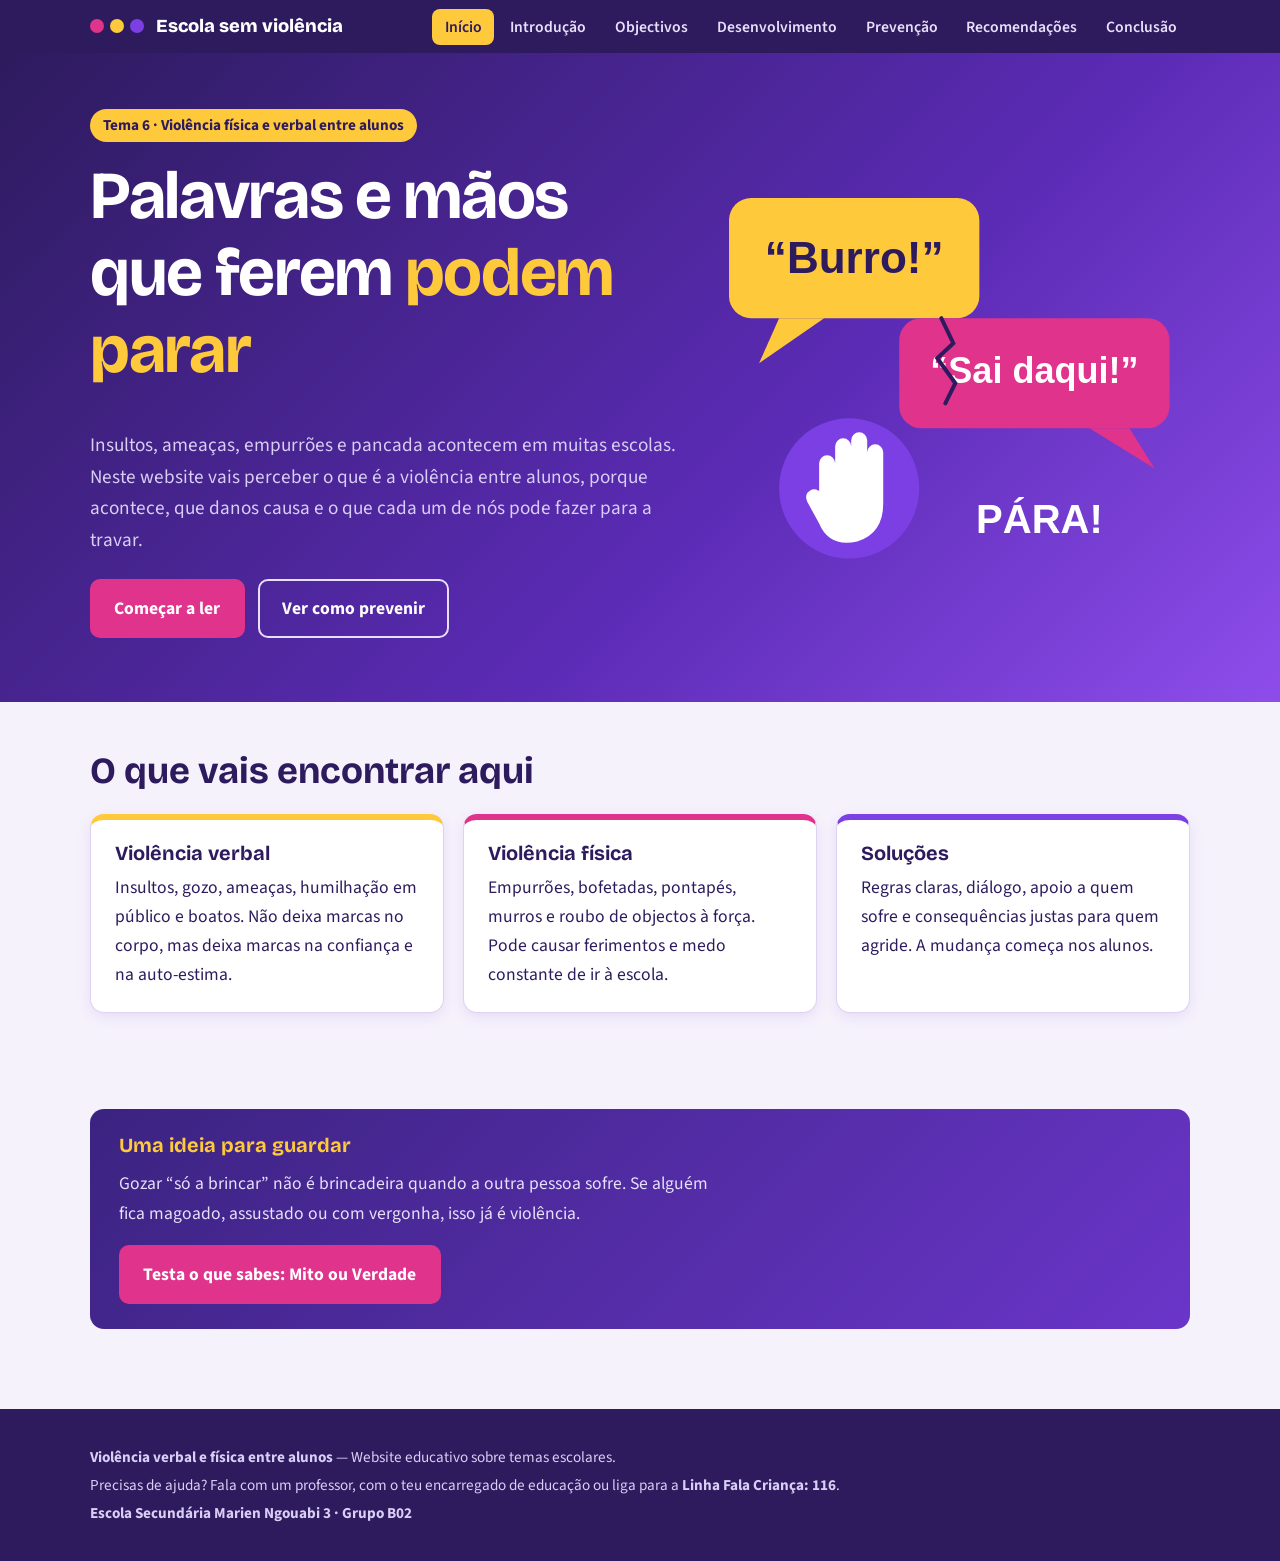
<file: index.html>
<!DOCTYPE html>
<html lang="pt">
<head>
<meta charset="utf-8">
<meta name="viewport" content="width=device-width, initial-scale=1">
<title>Início | Violência verbal e física entre alunos</title>
<meta name="description" content="Website educativo sobre violência verbal e física entre alunos: causas, consequências e como prevenir.">
<link rel="preconnect" href="https://fonts.googleapis.com"><link rel="preconnect" href="https://fonts.gstatic.com" crossorigin>
<link href="https://fonts.googleapis.com/css2?family=Bricolage+Grotesque:wght@600;800&family=Source+Sans+3:wght@400;600;700&display=swap" rel="stylesheet">
<link rel="stylesheet" href="css/style.css">
</head>
<body>
<header class="site-header"><div class="wrap bar">
<a class="brand" href="index.html"><i></i>Escola sem violência</a>
<button class="menu-btn" aria-expanded="false" aria-controls="nav">Menu</button>
<nav id="nav" aria-label="Navegação principal"><ul><li><a href="index.html" aria-current="page">Início</a></li><li><a href="introducao.html">Introdução</a></li><li><a href="objectivos.html">Objectivos</a></li><li><a href="desenvolvimento.html">Desenvolvimento</a></li><li><a href="prevencao.html">Prevenção</a></li><li><a href="recomendacoes.html">Recomendações</a></li><li><a href="conclusao.html">Conclusão</a></li></ul></nav>
</div></header>
<div class="hero"><div class="wrap">
<div>
<span class="tema">Tema 6 · Violência física e verbal entre alunos</span>
<h1>Palavras e mãos que ferem <em>podem parar</em></h1>
<p>Insultos, ameaças, empurrões e pancada acontecem em muitas escolas. Neste website vais perceber o que é a violência entre alunos, porque acontece, que danos causa e o que cada um de nós pode fazer para a travar.</p>
<div class="btns"><a class="btn" href="introducao.html">Começar a ler</a><a class="btn ghost" href="prevencao.html">Ver como prevenir</a></div>
</div>
<div class="hero-art"><svg viewBox="0 0 480 400" role="img" aria-label="Ilustração: balões de fala agressivos e uma mão aberta a dizer pára">
<rect x="20" y="30" width="250" height="120" rx="22" fill="#FFC93C"/>
<path d="M70 150 L50 195 L115 150Z" fill="#FFC93C"/>
<text x="145" y="105" text-anchor="middle" font-family="Trebuchet MS,Arial" font-weight="800" font-size="44" fill="#2D1B5E">“Burro!”</text>
<rect x="190" y="150" width="270" height="110" rx="22" fill="#E0338C"/>
<path d="M420 260 L445 300 L380 260Z" fill="#E0338C"/>
<text x="325" y="215" text-anchor="middle" font-family="Trebuchet MS,Arial" font-weight="800" font-size="36" fill="#fff">“Sai daqui!”</text>
<path d="M232 150 L244 175 L228 190 L246 215 L236 235" stroke="#2D1B5E" stroke-width="4" fill="none" stroke-linecap="round"/>
<g transform="translate(60 250)">
<circle cx="80" cy="70" r="70" fill="#7B3FE4"/>
<path d="M50 105 V45 a8 8 0 0 1 16 0 V70 V28 a8 8 0 0 1 16 0 V70 V22 a8 8 0 0 1 16 0 V70 V34 a8 8 0 0 1 16 0 V85 q0 30 -26 38 q-28 6 -38 -18 l-12 -22 a8 8 0 0 1 14 -8Z" fill="#fff"/>
</g>
<text x="330" y="365" text-anchor="middle" font-family="Trebuchet MS,Arial" font-weight="800" font-size="40" fill="#fff">PÁRA!</text>
</svg></div>
</div></div>
<main>
<section><div class="wrap">
<h2>O que vais encontrar aqui</h2>
<div class="three">
<div class="card verbal"><h3>Violência verbal</h3><p>Insultos, gozo, ameaças, humilhação em público e boatos. Não deixa marcas no corpo, mas deixa marcas na confiança e na auto-estima.</p></div>
<div class="card fisica"><h3>Violência física</h3><p>Empurrões, bofetadas, pontapés, murros e roubo de objectos à força. Pode causar ferimentos e medo constante de ir à escola.</p></div>
<div class="card calm"><h3>Soluções</h3><p>Regras claras, diálogo, apoio a quem sofre e consequências justas para quem agride. A mudança começa nos alunos.</p></div>
</div></div></section>
<section><div class="wrap"><div class="callout">
<h3>Uma ideia para guardar</h3>
<p>Gozar “só a brincar” não é brincadeira quando a outra pessoa sofre. Se alguém fica magoado, assustado ou com vergonha, isso já é violência.</p>
<a class="btn" href="desenvolvimento.html#quiz">Testa o que sabes: Mito ou Verdade</a>
</div></div></section></main>
<footer><div class="wrap">
<p><strong>Violência verbal e física entre alunos</strong> — Website educativo sobre temas escolares.</p>
<p>Precisas de ajuda? Fala com um professor, com o teu encarregado de educação ou liga para a <strong>Linha Fala Criança: 116</strong>.</p>
<p><strong>Escola Secundária Marien Ngouabi 3 · Grupo B02</strong></p>
</div></footer>
<script src="js/main.js"></script>
</body></html>
</file>
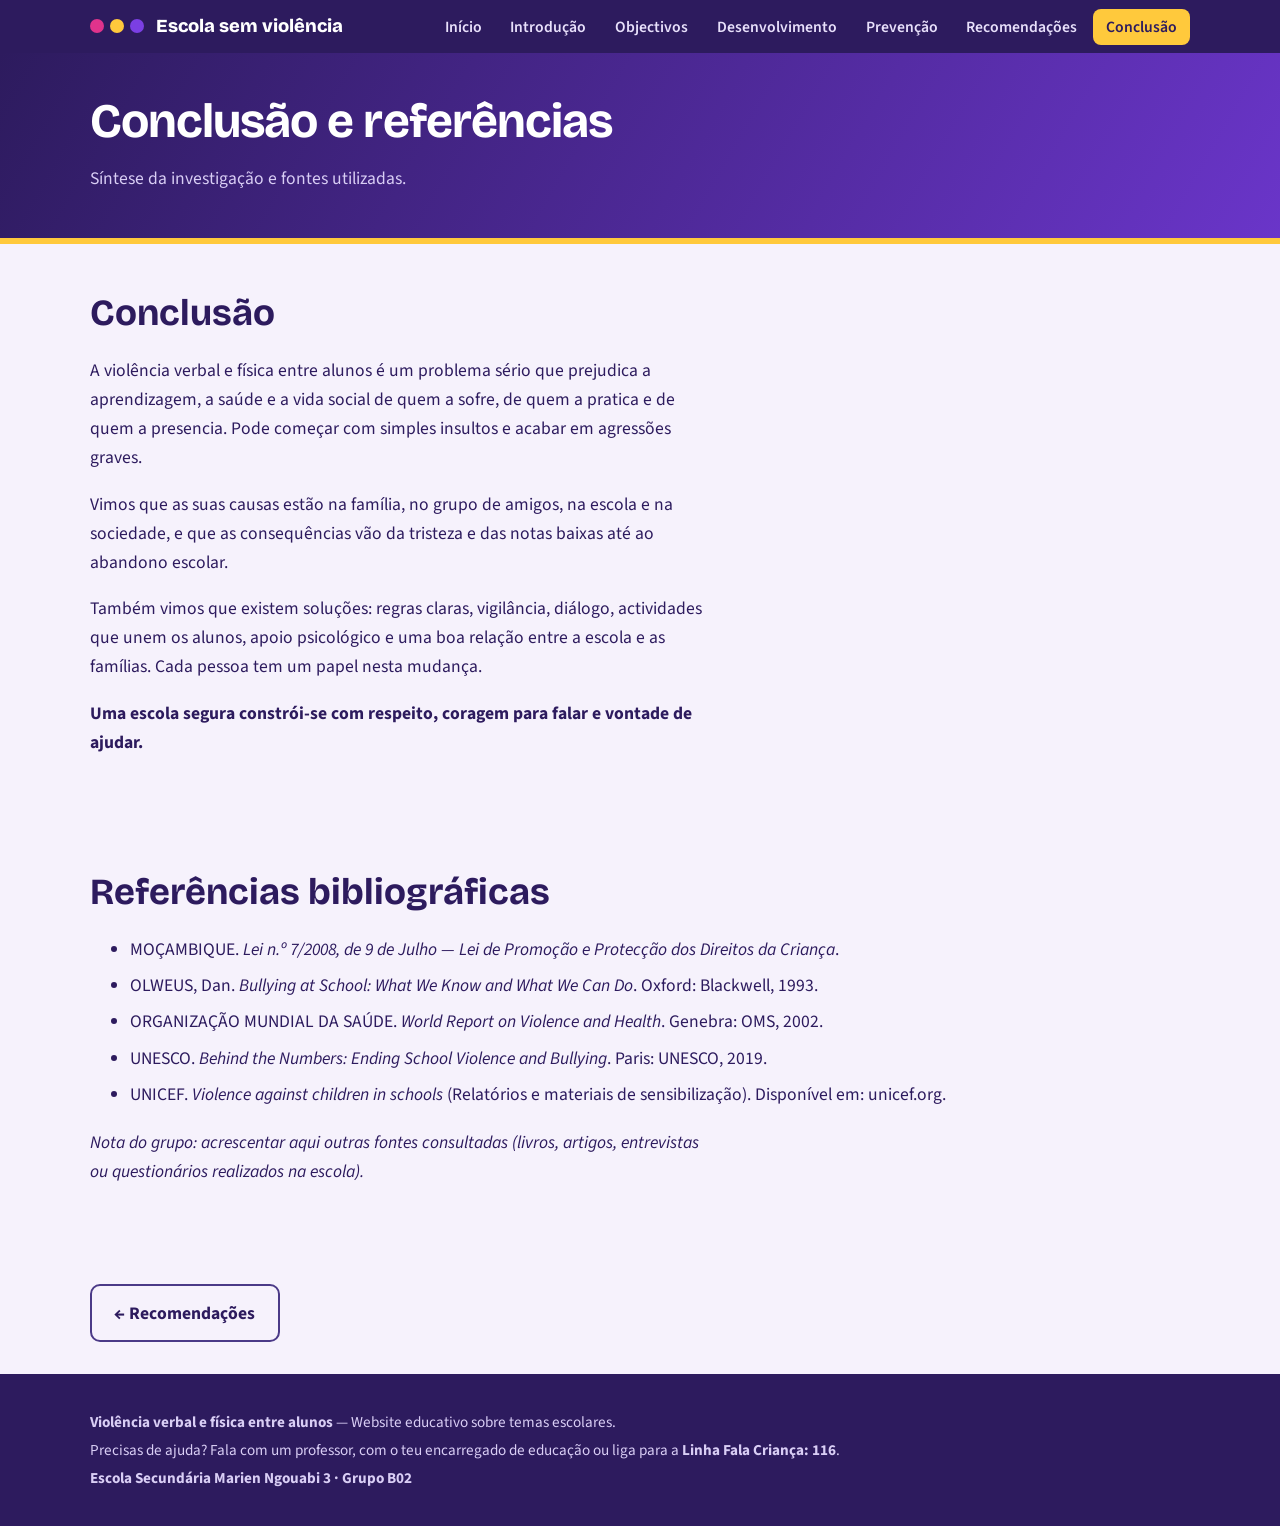
<file: conclusao.html>
<!DOCTYPE html>
<html lang="pt">
<head>
<meta charset="utf-8">
<meta name="viewport" content="width=device-width, initial-scale=1">
<title>Conclusão | Violência verbal e física entre alunos</title>
<meta name="description" content="Website educativo sobre violência verbal e física entre alunos: causas, consequências e como prevenir.">
<link rel="preconnect" href="https://fonts.googleapis.com"><link rel="preconnect" href="https://fonts.gstatic.com" crossorigin>
<link href="https://fonts.googleapis.com/css2?family=Bricolage+Grotesque:wght@600;800&family=Source+Sans+3:wght@400;600;700&display=swap" rel="stylesheet">
<link rel="stylesheet" href="css/style.css">
</head>
<body>
<header class="site-header"><div class="wrap bar">
<a class="brand" href="index.html"><i></i>Escola sem violência</a>
<button class="menu-btn" aria-expanded="false" aria-controls="nav">Menu</button>
<nav id="nav" aria-label="Navegação principal"><ul><li><a href="index.html">Início</a></li><li><a href="introducao.html">Introdução</a></li><li><a href="objectivos.html">Objectivos</a></li><li><a href="desenvolvimento.html">Desenvolvimento</a></li><li><a href="prevencao.html">Prevenção</a></li><li><a href="recomendacoes.html">Recomendações</a></li><li><a href="conclusao.html" aria-current="page">Conclusão</a></li></ul></nav>
</div></header>
<div class="page-head"><div class="wrap"><h1>Conclusão e referências</h1><p>Síntese da investigação e fontes utilizadas.</p></div></div>
<main>
<section><div class="wrap">
<h2>Conclusão</h2>
<p>A violência verbal e física entre alunos é um problema sério que prejudica a aprendizagem, a saúde e a vida social de quem a sofre, de quem a pratica e de quem a presencia. Pode começar com simples insultos e acabar em agressões graves.</p>
<p>Vimos que as suas causas estão na família, no grupo de amigos, na escola e na sociedade, e que as consequências vão da tristeza e das notas baixas até ao abandono escolar.</p>
<p>Também vimos que existem soluções: regras claras, vigilância, diálogo, actividades que unem os alunos, apoio psicológico e uma boa relação entre a escola e as famílias. Cada pessoa tem um papel nesta mudança.</p>
<p><strong>Uma escola segura constrói-se com respeito, coragem para falar e vontade de ajudar.</strong></p>
</div></section>
<section><div class="wrap">
<h2>Referências bibliográficas</h2>
<ul class="lista">
<li>MOÇAMBIQUE. <em>Lei n.º 7/2008, de 9 de Julho — Lei de Promoção e Protecção dos Direitos da Criança</em>.</li>
<li>OLWEUS, Dan. <em>Bullying at School: What We Know and What We Can Do</em>. Oxford: Blackwell, 1993.</li>
<li>ORGANIZAÇÃO MUNDIAL DA SAÚDE. <em>World Report on Violence and Health</em>. Genebra: OMS, 2002.</li>
<li>UNESCO. <em>Behind the Numbers: Ending School Violence and Bullying</em>. Paris: UNESCO, 2019.</li>
<li>UNICEF. <em>Violence against children in schools</em> (Relatórios e materiais de sensibilização). Disponível em: unicef.org.</li>
</ul>
<p style="margin-top:1.2rem"><em>Nota do grupo: acrescentar aqui outras fontes consultadas (livros, artigos, entrevistas ou questionários realizados na escola).</em></p>
</div></section><div class="pager wrap"><a class="btn ghost-d" href="recomendacoes.html">← Recomendações</a><span></span></div></main>
<footer><div class="wrap">
<p><strong>Violência verbal e física entre alunos</strong> — Website educativo sobre temas escolares.</p>
<p>Precisas de ajuda? Fala com um professor, com o teu encarregado de educação ou liga para a <strong>Linha Fala Criança: 116</strong>.</p>
<p><strong>Escola Secundária Marien Ngouabi 3 · Grupo B02</strong></p>
</div></footer>
<script src="js/main.js"></script>
</body></html>
</file>
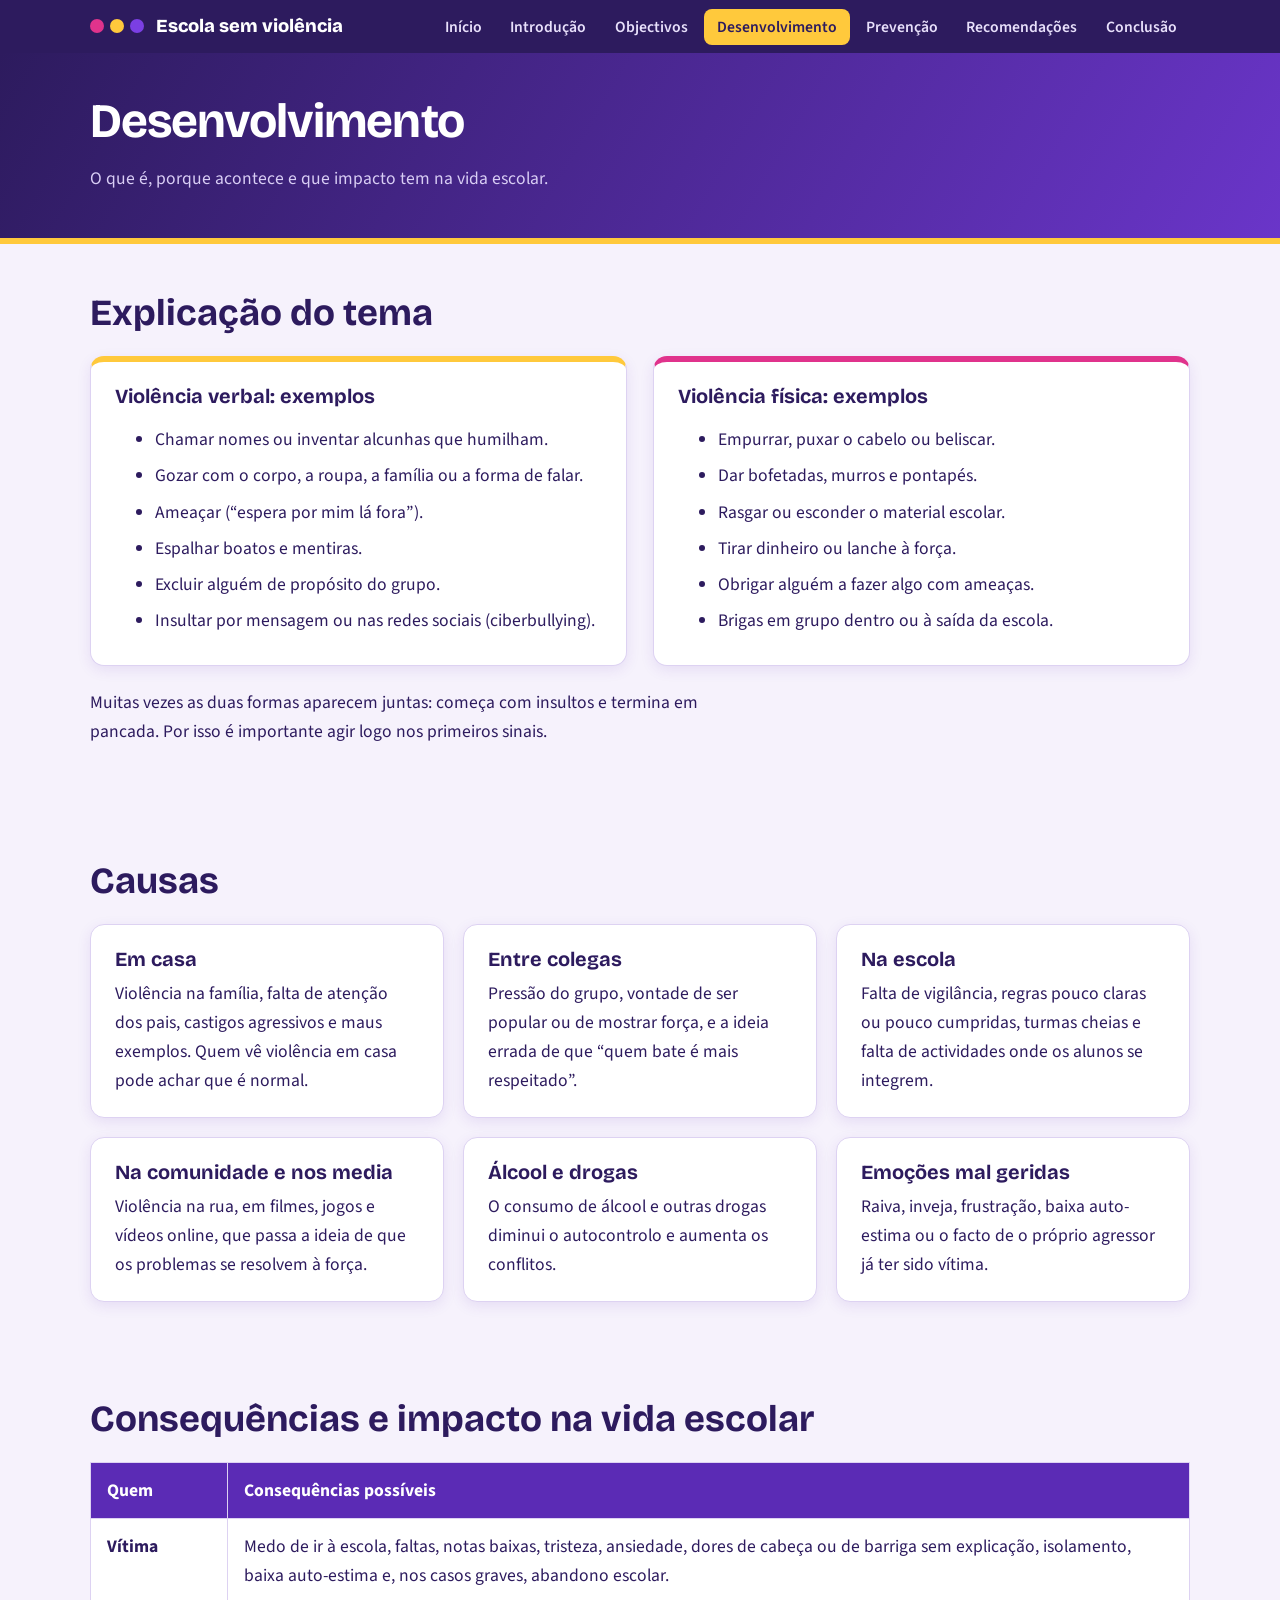
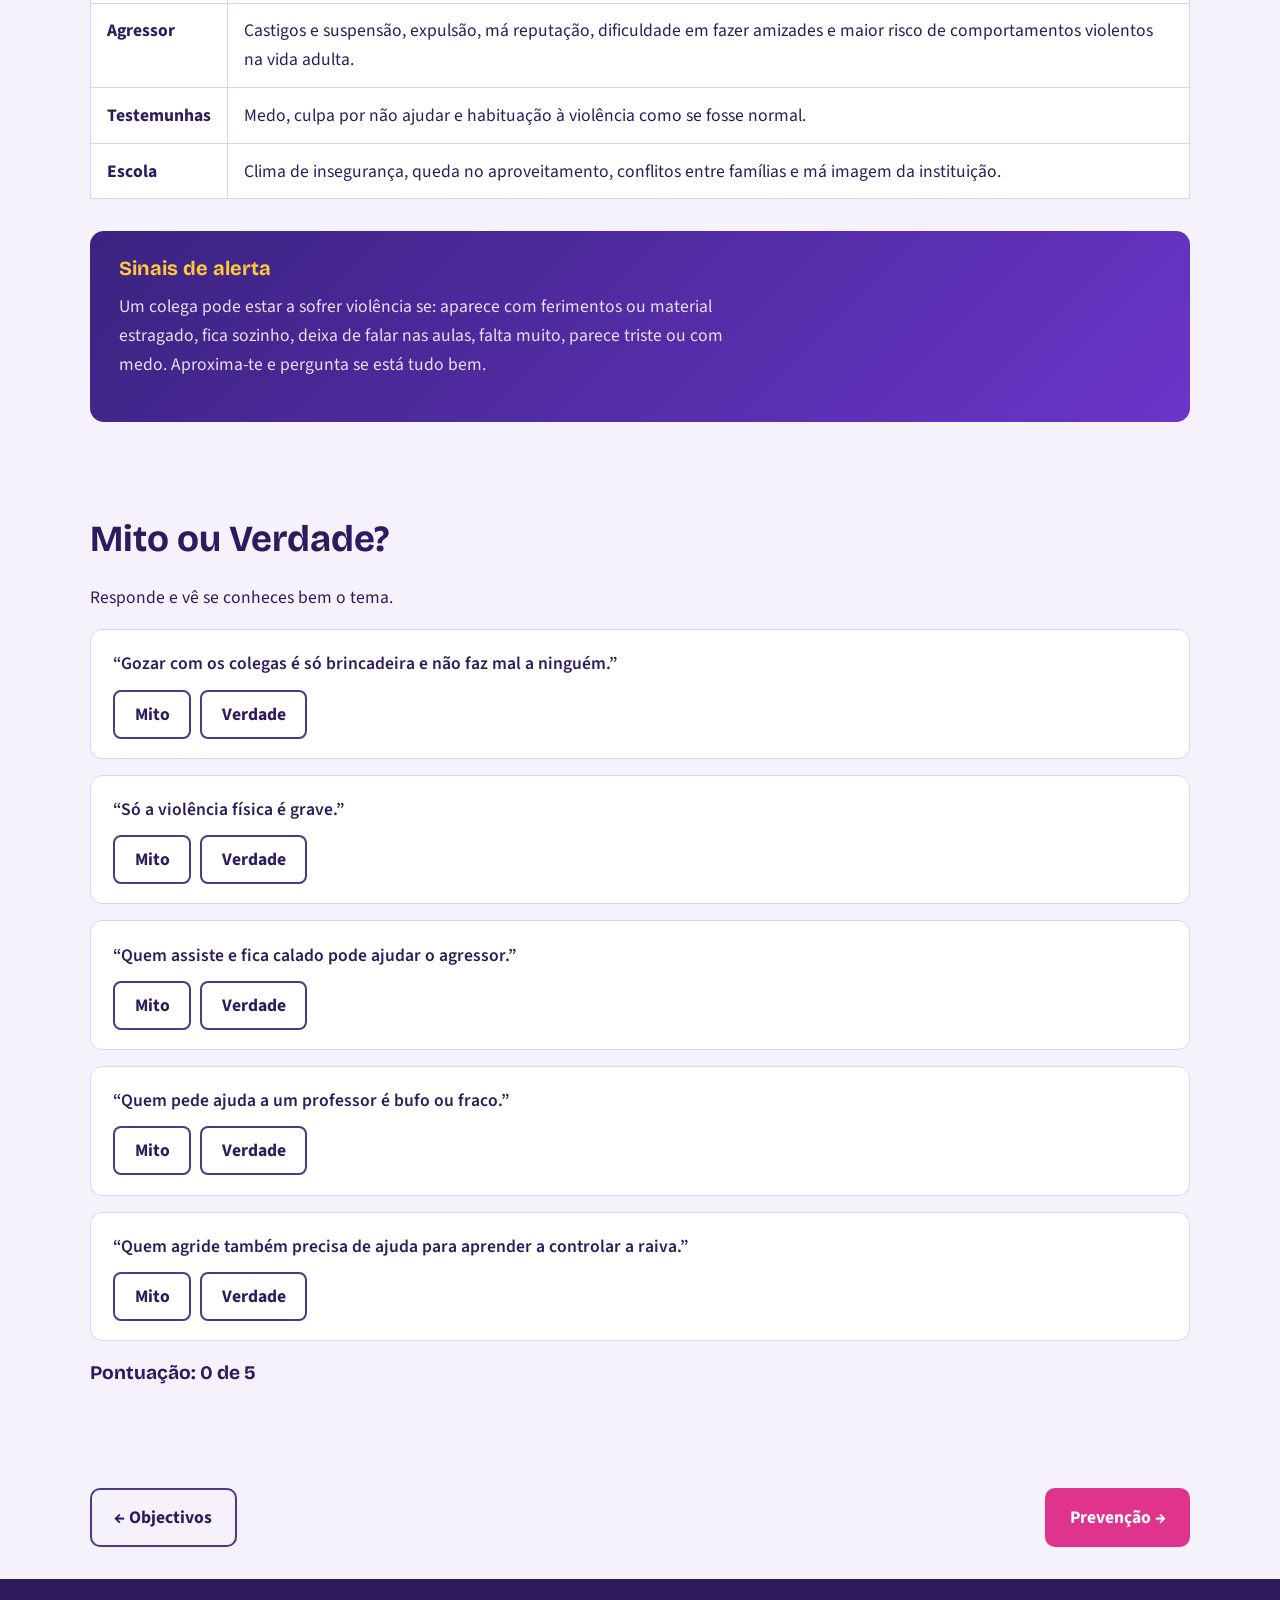
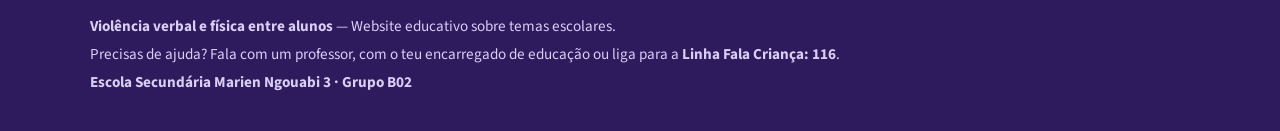
<file: desenvolvimento.html>
<!DOCTYPE html>
<html lang="pt">
<head>
<meta charset="utf-8">
<meta name="viewport" content="width=device-width, initial-scale=1">
<title>Desenvolvimento | Violência verbal e física entre alunos</title>
<meta name="description" content="Website educativo sobre violência verbal e física entre alunos: causas, consequências e como prevenir.">
<link rel="preconnect" href="https://fonts.googleapis.com"><link rel="preconnect" href="https://fonts.gstatic.com" crossorigin>
<link href="https://fonts.googleapis.com/css2?family=Bricolage+Grotesque:wght@600;800&family=Source+Sans+3:wght@400;600;700&display=swap" rel="stylesheet">
<link rel="stylesheet" href="css/style.css">
</head>
<body>
<header class="site-header"><div class="wrap bar">
<a class="brand" href="index.html"><i></i>Escola sem violência</a>
<button class="menu-btn" aria-expanded="false" aria-controls="nav">Menu</button>
<nav id="nav" aria-label="Navegação principal"><ul><li><a href="index.html">Início</a></li><li><a href="introducao.html">Introdução</a></li><li><a href="objectivos.html">Objectivos</a></li><li><a href="desenvolvimento.html" aria-current="page">Desenvolvimento</a></li><li><a href="prevencao.html">Prevenção</a></li><li><a href="recomendacoes.html">Recomendações</a></li><li><a href="conclusao.html">Conclusão</a></li></ul></nav>
</div></header>
<div class="page-head"><div class="wrap"><h1>Desenvolvimento</h1><p>O que é, porque acontece e que impacto tem na vida escolar.</p></div></div>
<main>
<section><div class="wrap">
<h2>Explicação do tema</h2>
<div class="two">
<div class="card verbal"><h3>Violência verbal: exemplos</h3>
<ul class="lista"><li>Chamar nomes ou inventar alcunhas que humilham.</li><li>Gozar com o corpo, a roupa, a família ou a forma de falar.</li><li>Ameaçar (“espera por mim lá fora”).</li><li>Espalhar boatos e mentiras.</li><li>Excluir alguém de propósito do grupo.</li><li>Insultar por mensagem ou nas redes sociais (ciberbullying).</li></ul></div>
<div class="card fisica"><h3>Violência física: exemplos</h3>
<ul class="lista"><li>Empurrar, puxar o cabelo ou beliscar.</li><li>Dar bofetadas, murros e pontapés.</li><li>Rasgar ou esconder o material escolar.</li><li>Tirar dinheiro ou lanche à força.</li><li>Obrigar alguém a fazer algo com ameaças.</li><li>Brigas em grupo dentro ou à saída da escola.</li></ul></div>
</div>
<p style="margin-top:1.4rem">Muitas vezes as duas formas aparecem juntas: começa com insultos e termina em pancada. Por isso é importante agir logo nos primeiros sinais.</p>
</div></section>

<section><div class="wrap">
<h2>Causas</h2>
<div class="three">
<div class="card"><h3>Em casa</h3><p>Violência na família, falta de atenção dos pais, castigos agressivos e maus exemplos. Quem vê violência em casa pode achar que é normal.</p></div>
<div class="card"><h3>Entre colegas</h3><p>Pressão do grupo, vontade de ser popular ou de mostrar força, e a ideia errada de que “quem bate é mais respeitado”.</p></div>
<div class="card"><h3>Na escola</h3><p>Falta de vigilância, regras pouco claras ou pouco cumpridas, turmas cheias e falta de actividades onde os alunos se integrem.</p></div>
<div class="card"><h3>Na comunidade e nos media</h3><p>Violência na rua, em filmes, jogos e vídeos online, que passa a ideia de que os problemas se resolvem à força.</p></div>
<div class="card"><h3>Álcool e drogas</h3><p>O consumo de álcool e outras drogas diminui o autocontrolo e aumenta os conflitos.</p></div>
<div class="card"><h3>Emoções mal geridas</h3><p>Raiva, inveja, frustração, baixa auto-estima ou o facto de o próprio agressor já ter sido vítima.</p></div>
</div></div></section>

<section><div class="wrap">
<h2>Consequências e impacto na vida escolar</h2>
<div class="tbl"><table>
<thead><tr><th>Quem</th><th>Consequências possíveis</th></tr></thead>
<tbody>
<tr><td><strong>Vítima</strong></td><td>Medo de ir à escola, faltas, notas baixas, tristeza, ansiedade, dores de cabeça ou de barriga sem explicação, isolamento, baixa auto-estima e, nos casos graves, abandono escolar.</td></tr>
<tr><td><strong>Agressor</strong></td><td>Castigos e suspensão, expulsão, má reputação, dificuldade em fazer amizades e maior risco de comportamentos violentos na vida adulta.</td></tr>
<tr><td><strong>Testemunhas</strong></td><td>Medo, culpa por não ajudar e habituação à violência como se fosse normal.</td></tr>
<tr><td><strong>Escola</strong></td><td>Clima de insegurança, queda no aproveitamento, conflitos entre famílias e má imagem da instituição.</td></tr>
</tbody></table></div>

<div class="callout" style="margin-top:2rem">
<h3>Sinais de alerta</h3>
<p>Um colega pode estar a sofrer violência se: aparece com ferimentos ou material estragado, fica sozinho, deixa de falar nas aulas, falta muito, parece triste ou com medo. Aproxima-te e pergunta se está tudo bem.</p>
</div>
</div></section>

<section id="quiz"><div class="wrap">
<h2>Mito ou Verdade?</h2>
<p>Responde e vê se conheces bem o tema.</p>
<div id="quiz">
<div class="quiz-q" data-resp="mito"><p>“Gozar com os colegas é só brincadeira e não faz mal a ninguém.”</p><div class="opts"><button data-v="mito">Mito</button><button data-v="verdade">Verdade</button></div><p class="fb">Quando a outra pessoa sofre, deixa de ser brincadeira e passa a ser violência verbal.</p></div>
<div class="quiz-q" data-resp="mito"><p>“Só a violência física é grave.”</p><div class="opts"><button data-v="mito">Mito</button><button data-v="verdade">Verdade</button></div><p class="fb">A violência verbal também causa grande sofrimento e pode ter efeitos que duram anos.</p></div>
<div class="quiz-q" data-resp="verdade"><p>“Quem assiste e fica calado pode ajudar o agressor.”</p><div class="opts"><button data-v="mito">Mito</button><button data-v="verdade">Verdade</button></div><p class="fb">O silêncio das testemunhas faz o agressor sentir-se apoiado. Pedir ajuda a um adulto é um acto de coragem.</p></div>
<div class="quiz-q" data-resp="mito"><p>“Quem pede ajuda a um professor é bufo ou fraco.”</p><div class="opts"><button data-v="mito">Mito</button><button data-v="verdade">Verdade</button></div><p class="fb">Pedir ajuda é a forma mais inteligente e corajosa de resolver o problema.</p></div>
<div class="quiz-q" data-resp="verdade"><p>“Quem agride também precisa de ajuda para aprender a controlar a raiva.”</p><div class="opts"><button data-v="mito">Mito</button><button data-v="verdade">Verdade</button></div><p class="fb">Castigar é necessário, mas é também preciso orientar o agressor para mudar de comportamento.</p></div>
<p id="score">Pontuação: 0 de 5</p>
</div></div></section><div class="pager wrap"><a class="btn ghost-d" href="objectivos.html">← Objectivos</a><a class="btn" href="prevencao.html">Prevenção →</a></div></main>
<footer><div class="wrap">
<p><strong>Violência verbal e física entre alunos</strong> — Website educativo sobre temas escolares.</p>
<p>Precisas de ajuda? Fala com um professor, com o teu encarregado de educação ou liga para a <strong>Linha Fala Criança: 116</strong>.</p>
<p><strong>Escola Secundária Marien Ngouabi 3 · Grupo B02</strong></p>
</div></footer>
<script src="js/main.js"></script>
</body></html>
</file>
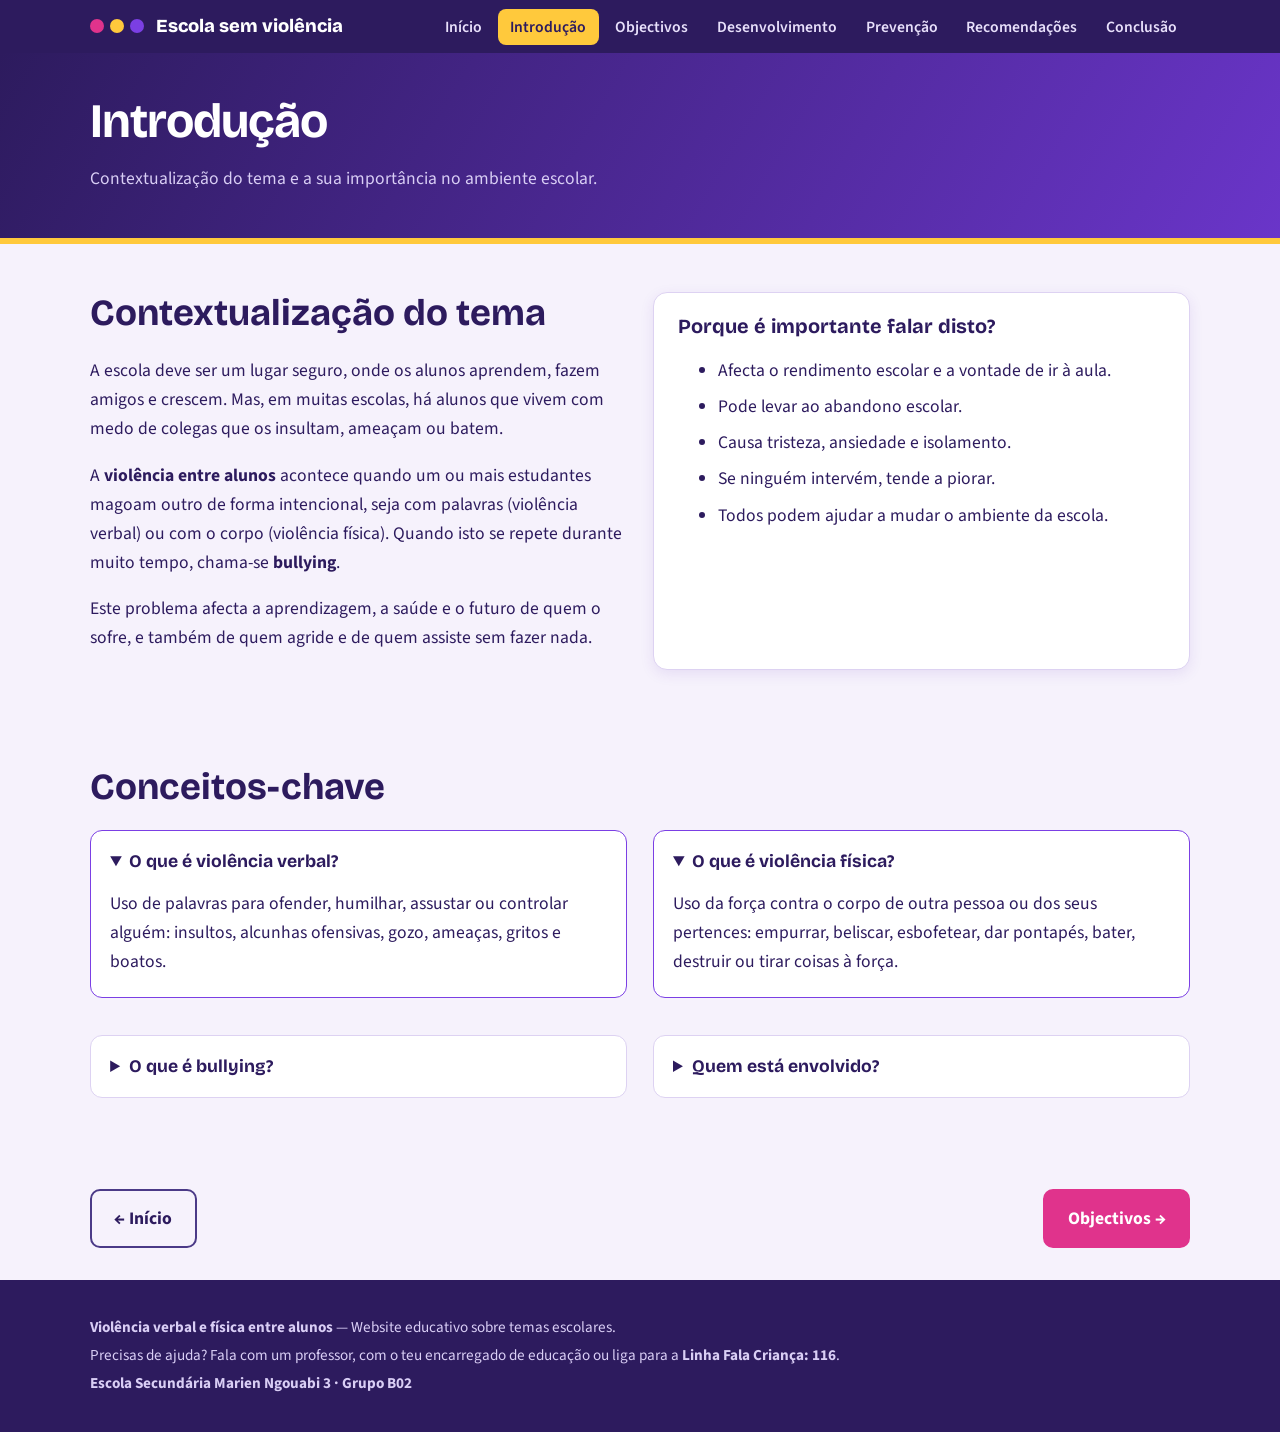
<file: introducao.html>
<!DOCTYPE html>
<html lang="pt">
<head>
<meta charset="utf-8">
<meta name="viewport" content="width=device-width, initial-scale=1">
<title>Introdução | Violência verbal e física entre alunos</title>
<meta name="description" content="Website educativo sobre violência verbal e física entre alunos: causas, consequências e como prevenir.">
<link rel="preconnect" href="https://fonts.googleapis.com"><link rel="preconnect" href="https://fonts.gstatic.com" crossorigin>
<link href="https://fonts.googleapis.com/css2?family=Bricolage+Grotesque:wght@600;800&family=Source+Sans+3:wght@400;600;700&display=swap" rel="stylesheet">
<link rel="stylesheet" href="css/style.css">
</head>
<body>
<header class="site-header"><div class="wrap bar">
<a class="brand" href="index.html"><i></i>Escola sem violência</a>
<button class="menu-btn" aria-expanded="false" aria-controls="nav">Menu</button>
<nav id="nav" aria-label="Navegação principal"><ul><li><a href="index.html">Início</a></li><li><a href="introducao.html" aria-current="page">Introdução</a></li><li><a href="objectivos.html">Objectivos</a></li><li><a href="desenvolvimento.html">Desenvolvimento</a></li><li><a href="prevencao.html">Prevenção</a></li><li><a href="recomendacoes.html">Recomendações</a></li><li><a href="conclusao.html">Conclusão</a></li></ul></nav>
</div></header>
<div class="page-head"><div class="wrap"><h1>Introdução</h1><p>Contextualização do tema e a sua importância no ambiente escolar.</p></div></div>
<main>
<section><div class="wrap two">
<div>
<h2>Contextualização do tema</h2>
<p>A escola deve ser um lugar seguro, onde os alunos aprendem, fazem amigos e crescem. Mas, em muitas escolas, há alunos que vivem com medo de colegas que os insultam, ameaçam ou batem.</p>
<p>A <strong>violência entre alunos</strong> acontece quando um ou mais estudantes magoam outro de forma intencional, seja com palavras (violência verbal) ou com o corpo (violência física). Quando isto se repete durante muito tempo, chama-se <strong>bullying</strong>.</p>
<p>Este problema afecta a aprendizagem, a saúde e o futuro de quem o sofre, e também de quem agride e de quem assiste sem fazer nada.</p>
</div>
<div class="card">
<h3>Porque é importante falar disto?</h3>
<ul class="lista">
<li>Afecta o rendimento escolar e a vontade de ir à aula.</li>
<li>Pode levar ao abandono escolar.</li>
<li>Causa tristeza, ansiedade e isolamento.</li>
<li>Se ninguém intervém, tende a piorar.</li>
<li>Todos podem ajudar a mudar o ambiente da escola.</li>
</ul>
</div>
</div></section>
<section><div class="wrap">
<h2>Conceitos-chave</h2>
<div class="two">
<details open><summary>O que é violência verbal?</summary><p>Uso de palavras para ofender, humilhar, assustar ou controlar alguém: insultos, alcunhas ofensivas, gozo, ameaças, gritos e boatos.</p></details>
<details open><summary>O que é violência física?</summary><p>Uso da força contra o corpo de outra pessoa ou dos seus pertences: empurrar, beliscar, esbofetear, dar pontapés, bater, destruir ou tirar coisas à força.</p></details>
<details><summary>O que é bullying?</summary><p>Violência repetida, com intenção de magoar, em que o agressor tem mais poder (força, idade, popularidade) do que a vítima, que tem dificuldade em se defender.</p></details>
<details><summary>Quem está envolvido?</summary><p>O agressor, a vítima e as testemunhas. As testemunhas têm um papel decisivo: o silêncio protege o agressor, e a ajuda protege a vítima.</p></details>
</div></div></section><div class="pager wrap"><a class="btn ghost-d" href="index.html">← Início</a><a class="btn" href="objectivos.html">Objectivos →</a></div></main>
<footer><div class="wrap">
<p><strong>Violência verbal e física entre alunos</strong> — Website educativo sobre temas escolares.</p>
<p>Precisas de ajuda? Fala com um professor, com o teu encarregado de educação ou liga para a <strong>Linha Fala Criança: 116</strong>.</p>
<p><strong>Escola Secundária Marien Ngouabi 3 · Grupo B02</strong></p>
</div></footer>
<script src="js/main.js"></script>
</body></html>
</file>
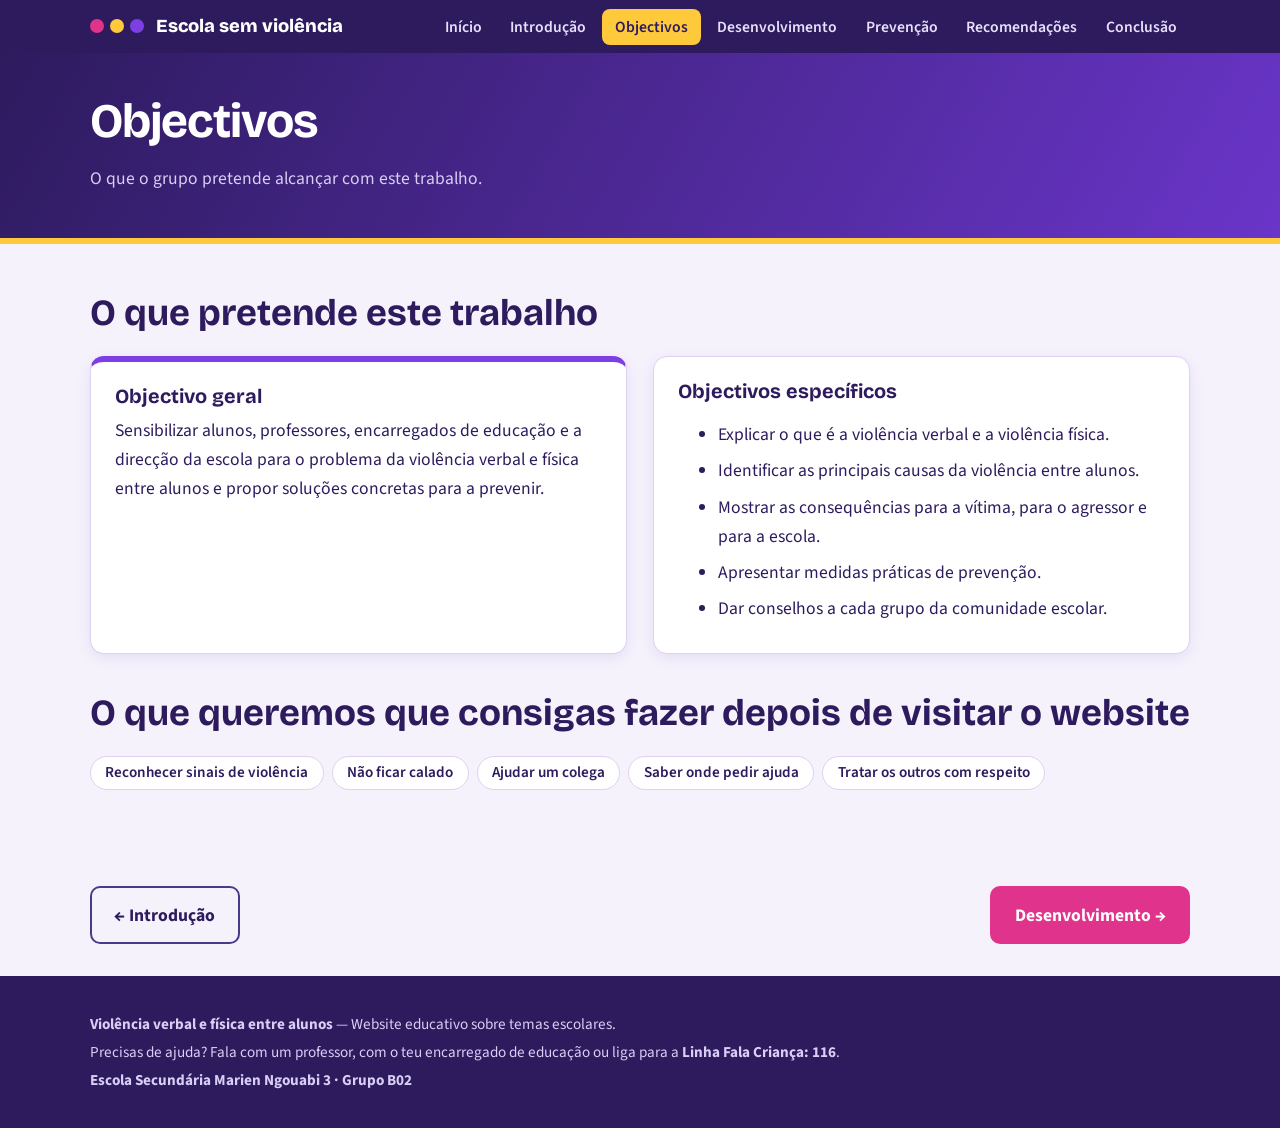
<file: objectivos.html>
<!DOCTYPE html>
<html lang="pt">
<head>
<meta charset="utf-8">
<meta name="viewport" content="width=device-width, initial-scale=1">
<title>Objectivos | Violência verbal e física entre alunos</title>
<meta name="description" content="Website educativo sobre violência verbal e física entre alunos: causas, consequências e como prevenir.">
<link rel="preconnect" href="https://fonts.googleapis.com"><link rel="preconnect" href="https://fonts.gstatic.com" crossorigin>
<link href="https://fonts.googleapis.com/css2?family=Bricolage+Grotesque:wght@600;800&family=Source+Sans+3:wght@400;600;700&display=swap" rel="stylesheet">
<link rel="stylesheet" href="css/style.css">
</head>
<body>
<header class="site-header"><div class="wrap bar">
<a class="brand" href="index.html"><i></i>Escola sem violência</a>
<button class="menu-btn" aria-expanded="false" aria-controls="nav">Menu</button>
<nav id="nav" aria-label="Navegação principal"><ul><li><a href="index.html">Início</a></li><li><a href="introducao.html">Introdução</a></li><li><a href="objectivos.html" aria-current="page">Objectivos</a></li><li><a href="desenvolvimento.html">Desenvolvimento</a></li><li><a href="prevencao.html">Prevenção</a></li><li><a href="recomendacoes.html">Recomendações</a></li><li><a href="conclusao.html">Conclusão</a></li></ul></nav>
</div></header>
<div class="page-head"><div class="wrap"><h1>Objectivos</h1><p>O que o grupo pretende alcançar com este trabalho.</p></div></div>
<main>
<section><div class="wrap">
<h2>O que pretende este trabalho</h2>
<div class="two">
<div class="card calm"><h3>Objectivo geral</h3><p>Sensibilizar alunos, professores, encarregados de educação e a direcção da escola para o problema da violência verbal e física entre alunos e propor soluções concretas para a prevenir.</p></div>
<div class="card"><h3>Objectivos específicos</h3>
<ul class="lista">
<li>Explicar o que é a violência verbal e a violência física.</li>
<li>Identificar as principais causas da violência entre alunos.</li>
<li>Mostrar as consequências para a vítima, para o agressor e para a escola.</li>
<li>Apresentar medidas práticas de prevenção.</li>
<li>Dar conselhos a cada grupo da comunidade escolar.</li>
</ul></div>
</div>
<h2 style="margin-top:2.4rem">O que queremos que consigas fazer depois de visitar o website</h2>
<ul class="chips"><li>Reconhecer sinais de violência</li><li>Não ficar calado</li><li>Ajudar um colega</li><li>Saber onde pedir ajuda</li><li>Tratar os outros com respeito</li></ul>
</div></section><div class="pager wrap"><a class="btn ghost-d" href="introducao.html">← Introdução</a><a class="btn" href="desenvolvimento.html">Desenvolvimento →</a></div></main>
<footer><div class="wrap">
<p><strong>Violência verbal e física entre alunos</strong> — Website educativo sobre temas escolares.</p>
<p>Precisas de ajuda? Fala com um professor, com o teu encarregado de educação ou liga para a <strong>Linha Fala Criança: 116</strong>.</p>
<p><strong>Escola Secundária Marien Ngouabi 3 · Grupo B02</strong></p>
</div></footer>
<script src="js/main.js"></script>
</body></html>
</file>
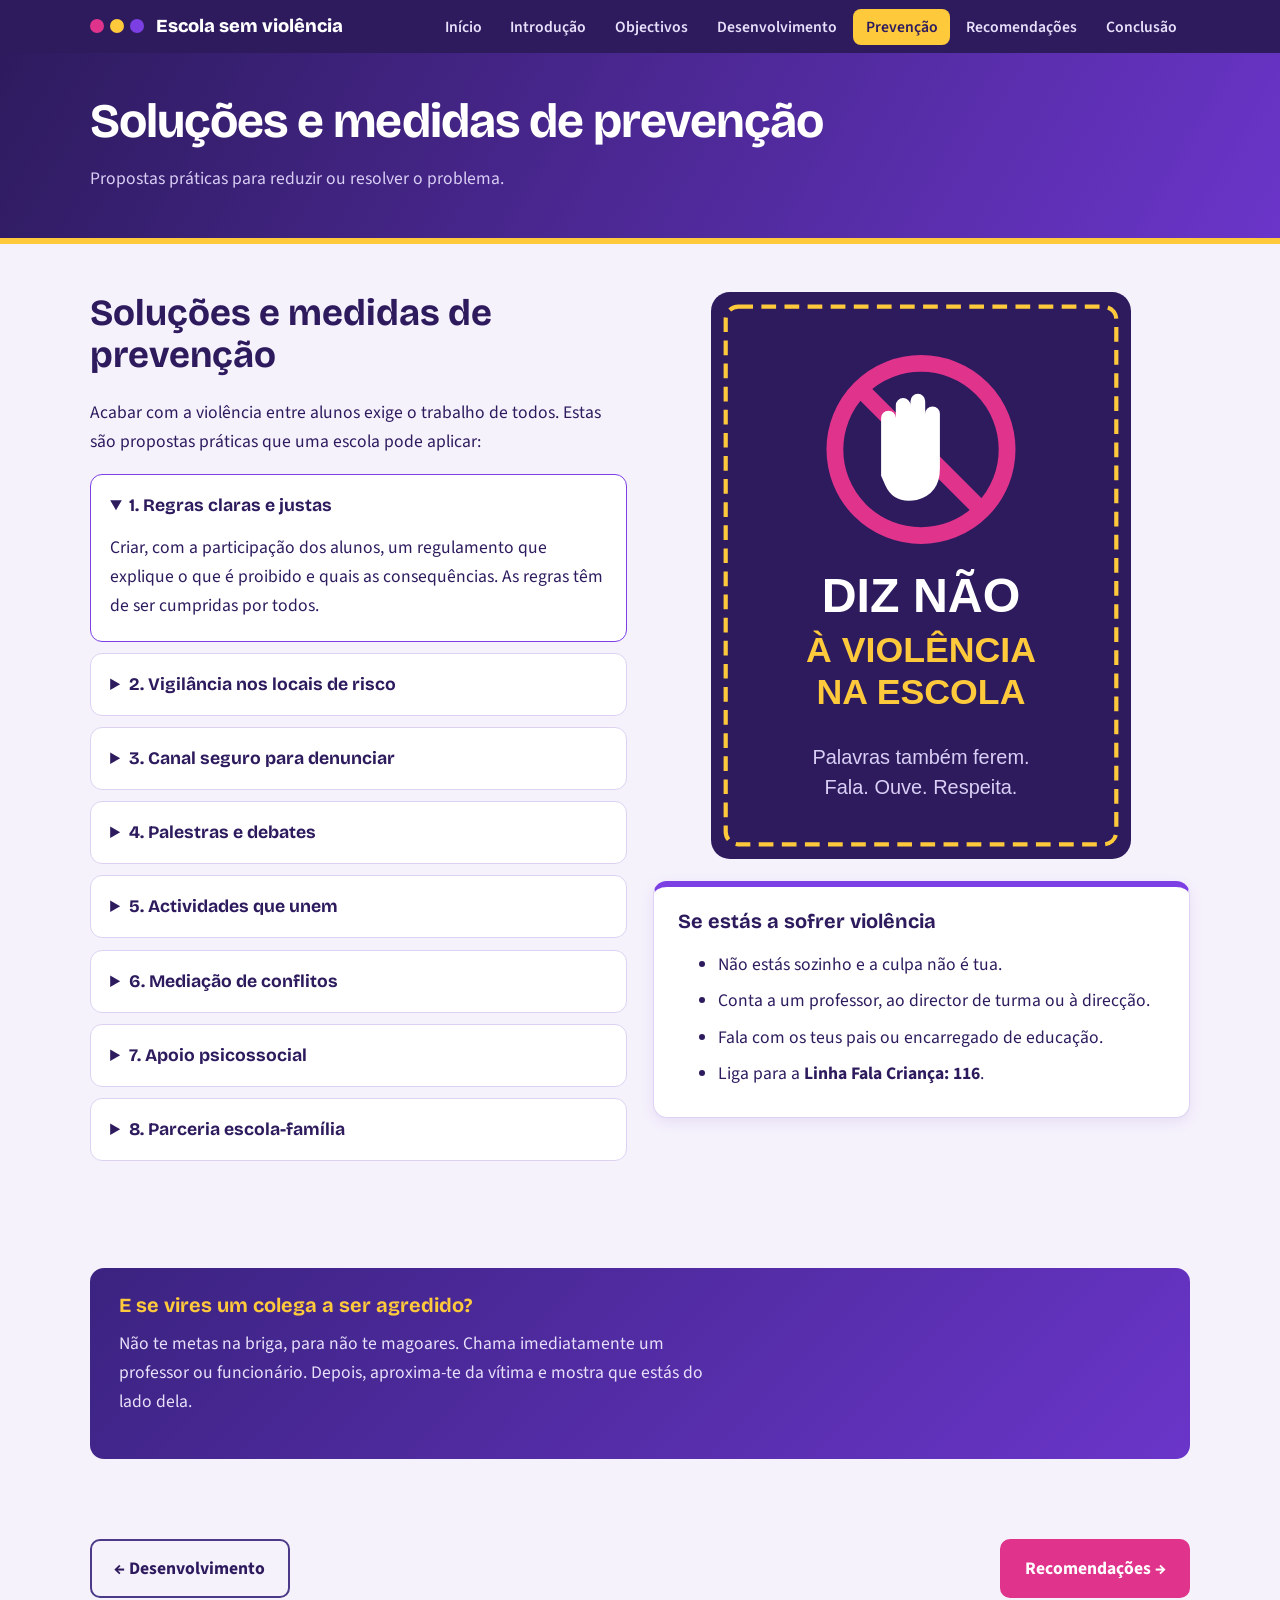
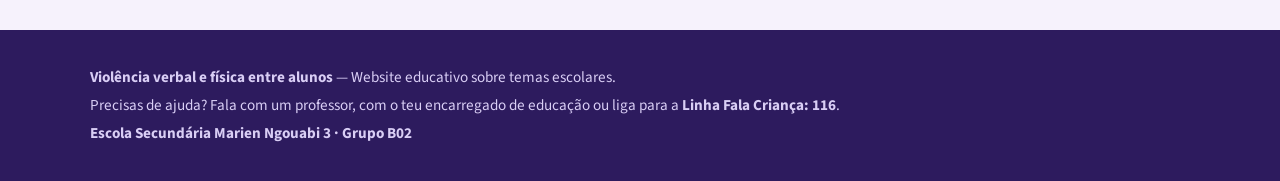
<file: prevencao.html>
<!DOCTYPE html>
<html lang="pt">
<head>
<meta charset="utf-8">
<meta name="viewport" content="width=device-width, initial-scale=1">
<title>Soluções e prevenção | Violência verbal e física entre alunos</title>
<meta name="description" content="Website educativo sobre violência verbal e física entre alunos: causas, consequências e como prevenir.">
<link rel="preconnect" href="https://fonts.googleapis.com"><link rel="preconnect" href="https://fonts.gstatic.com" crossorigin>
<link href="https://fonts.googleapis.com/css2?family=Bricolage+Grotesque:wght@600;800&family=Source+Sans+3:wght@400;600;700&display=swap" rel="stylesheet">
<link rel="stylesheet" href="css/style.css">
</head>
<body>
<header class="site-header"><div class="wrap bar">
<a class="brand" href="index.html"><i></i>Escola sem violência</a>
<button class="menu-btn" aria-expanded="false" aria-controls="nav">Menu</button>
<nav id="nav" aria-label="Navegação principal"><ul><li><a href="index.html">Início</a></li><li><a href="introducao.html">Introdução</a></li><li><a href="objectivos.html">Objectivos</a></li><li><a href="desenvolvimento.html">Desenvolvimento</a></li><li><a href="prevencao.html" aria-current="page">Prevenção</a></li><li><a href="recomendacoes.html">Recomendações</a></li><li><a href="conclusao.html">Conclusão</a></li></ul></nav>
</div></header>
<div class="page-head"><div class="wrap"><h1>Soluções e medidas de prevenção</h1><p>Propostas práticas para reduzir ou resolver o problema.</p></div></div>
<main>
<section><div class="wrap two">
<div>
<h2>Soluções e medidas de prevenção</h2>
<p>Acabar com a violência entre alunos exige o trabalho de todos. Estas são propostas práticas que uma escola pode aplicar:</p>
<details open><summary>1. Regras claras e justas</summary><p>Criar, com a participação dos alunos, um regulamento que explique o que é proibido e quais as consequências. As regras têm de ser cumpridas por todos.</p></details>
<details><summary>2. Vigilância nos locais de risco</summary><p>Reforçar a presença de professores e funcionários no recreio, nas casas de banho, nos corredores e à saída da escola.</p></details>
<details><summary>3. Canal seguro para denunciar</summary><p>Uma caixa de sugestões ou um professor de confiança para receber queixas, protegendo a identidade de quem denuncia.</p></details>
<details><summary>4. Palestras e debates</summary><p>Sessões na turma e na escola sobre respeito, diálogo, gestão de emoções e consequências da violência.</p></details>
<details><summary>5. Actividades que unem</summary><p>Desporto, teatro, música, clubes e trabalhos em grupo ajudam os alunos a conviver e a gastar energia de forma positiva.</p></details>
<details><summary>6. Mediação de conflitos</summary><p>Alunos e professores formados para ajudar os colegas a resolver desentendimentos através da conversa.</p></details>
<details><summary>7. Apoio psicossocial</summary><p>Acompanhamento de vítimas e agressores, com o apoio da família e de profissionais, sempre que possível.</p></details>
<details><summary>8. Parceria escola-família</summary><p>Reuniões regulares com encarregados de educação para detectar problemas cedo e agir em conjunto.</p></details>
</div>
<div><svg class="cartaz" viewBox="0 0 400 540" role="img" aria-label="Cartaz: Diz não à violência na escola">
<rect width="400" height="540" rx="18" fill="#2D1B5E"/>
<rect x="14" y="14" width="372" height="512" rx="12" fill="none" stroke="#FFC93C" stroke-width="4" stroke-dasharray="14 8"/>
<circle cx="200" cy="150" r="82" fill="none" stroke="#E0338C" stroke-width="16"/>
<path d="M142 92 L258 208" stroke="#E0338C" stroke-width="16"/>
<path d="M162 175 V120 a7 7 0 0 1 14 0 V150 V108 a7 7 0 0 1 14 0 V150 V104 a7 7 0 0 1 14 0 V150 V116 a7 7 0 0 1 14 0 V168 q0 24 -22 30 q-22 4 -30 -14Z" fill="#fff"/>
<text x="200" y="305" text-anchor="middle" font-family="Trebuchet MS,Arial" font-weight="800" font-size="46" fill="#fff">DIZ NÃO</text>
<text x="200" y="352" text-anchor="middle" font-family="Trebuchet MS,Arial" font-weight="800" font-size="34" fill="#FFC93C">À VIOLÊNCIA</text>
<text x="200" y="392" text-anchor="middle" font-family="Trebuchet MS,Arial" font-weight="800" font-size="34" fill="#FFC93C">NA ESCOLA</text>
<text x="200" y="450" text-anchor="middle" font-family="Arial" font-size="19" fill="#D9CEF5">Palavras também ferem.</text>
<text x="200" y="478" text-anchor="middle" font-family="Arial" font-size="19" fill="#D9CEF5">Fala. Ouve. Respeita.</text>
</svg>
<div class="card calm" style="margin-top:1.4rem"><h3>Se estás a sofrer violência</h3>
<ul class="lista"><li>Não estás sozinho e a culpa não é tua.</li><li>Conta a um professor, ao director de turma ou à direcção.</li><li>Fala com os teus pais ou encarregado de educação.</li><li>Liga para a <strong>Linha Fala Criança: 116</strong>.</li></ul></div>
</div>
</div></section>
<section><div class="wrap"><div class="callout">
<h3>E se vires um colega a ser agredido?</h3>
<p>Não te metas na briga, para não te magoares. Chama imediatamente um professor ou funcionário. Depois, aproxima-te da vítima e mostra que estás do lado dela.</p>
</div></div></section><div class="pager wrap"><a class="btn ghost-d" href="desenvolvimento.html">← Desenvolvimento</a><a class="btn" href="recomendacoes.html">Recomendações →</a></div></main>
<footer><div class="wrap">
<p><strong>Violência verbal e física entre alunos</strong> — Website educativo sobre temas escolares.</p>
<p>Precisas de ajuda? Fala com um professor, com o teu encarregado de educação ou liga para a <strong>Linha Fala Criança: 116</strong>.</p>
<p><strong>Escola Secundária Marien Ngouabi 3 · Grupo B02</strong></p>
</div></footer>
<script src="js/main.js"></script>
</body></html>
</file>
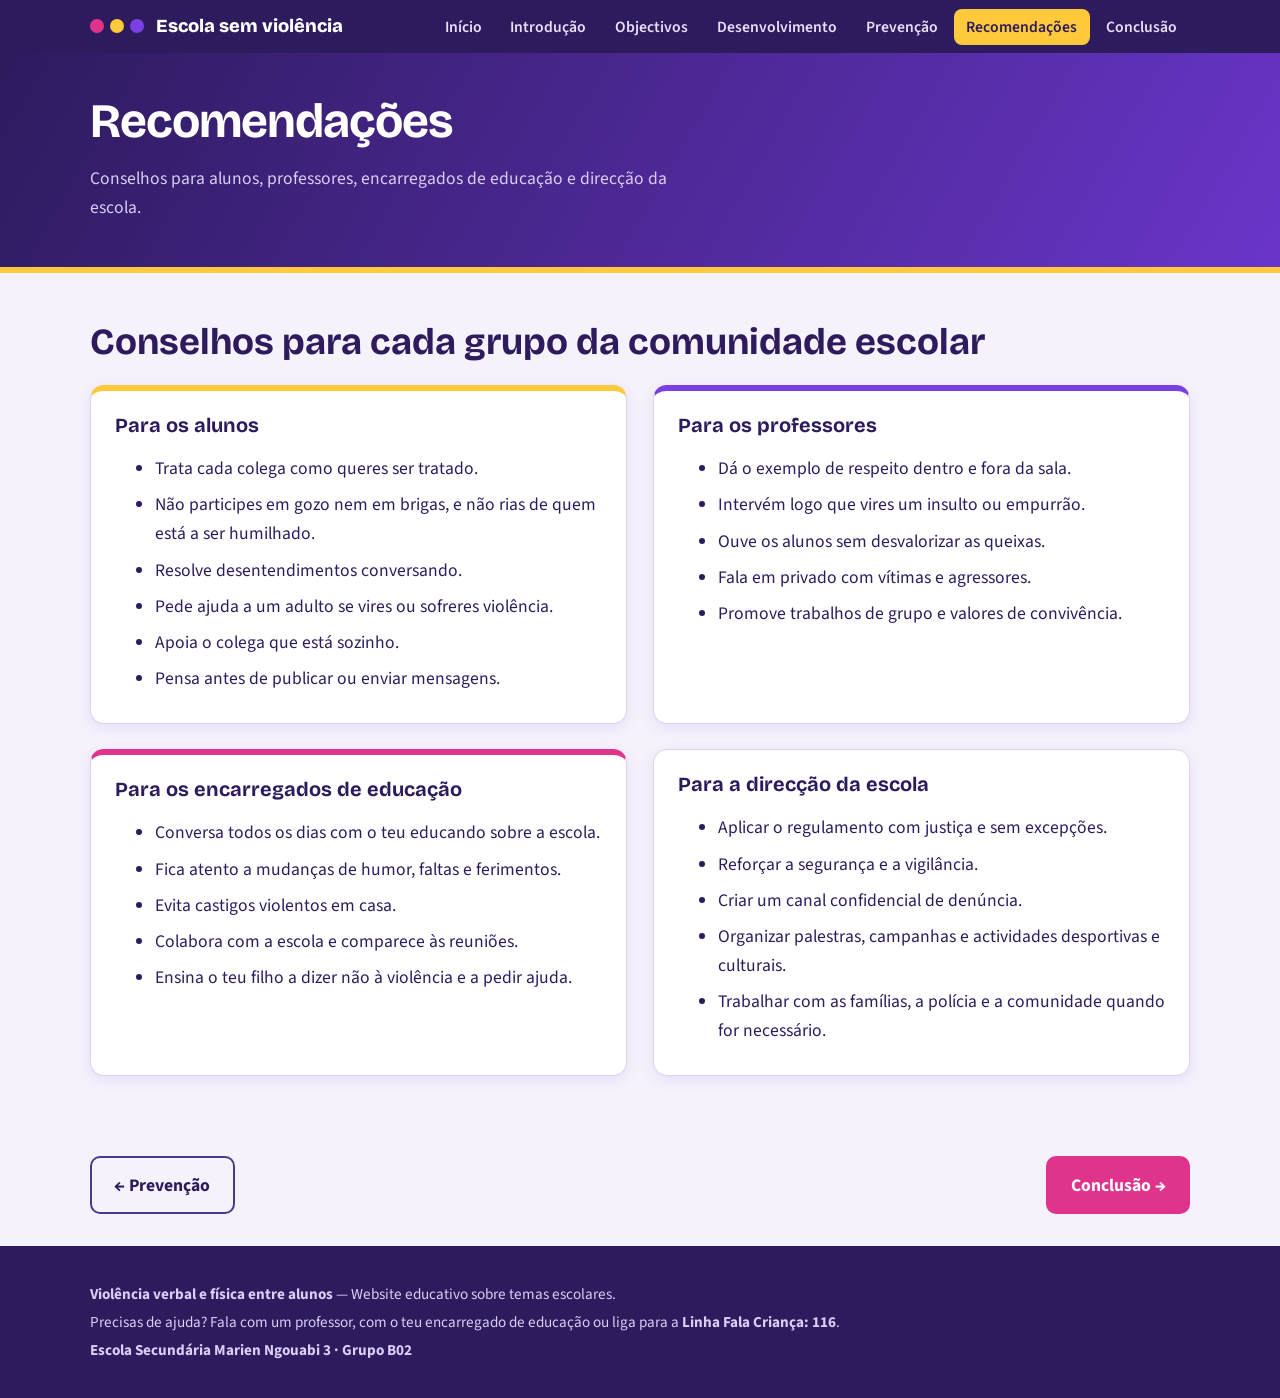
<file: recomendacoes.html>
<!DOCTYPE html>
<html lang="pt">
<head>
<meta charset="utf-8">
<meta name="viewport" content="width=device-width, initial-scale=1">
<title>Recomendações | Violência verbal e física entre alunos</title>
<meta name="description" content="Website educativo sobre violência verbal e física entre alunos: causas, consequências e como prevenir.">
<link rel="preconnect" href="https://fonts.googleapis.com"><link rel="preconnect" href="https://fonts.gstatic.com" crossorigin>
<link href="https://fonts.googleapis.com/css2?family=Bricolage+Grotesque:wght@600;800&family=Source+Sans+3:wght@400;600;700&display=swap" rel="stylesheet">
<link rel="stylesheet" href="css/style.css">
</head>
<body>
<header class="site-header"><div class="wrap bar">
<a class="brand" href="index.html"><i></i>Escola sem violência</a>
<button class="menu-btn" aria-expanded="false" aria-controls="nav">Menu</button>
<nav id="nav" aria-label="Navegação principal"><ul><li><a href="index.html">Início</a></li><li><a href="introducao.html">Introdução</a></li><li><a href="objectivos.html">Objectivos</a></li><li><a href="desenvolvimento.html">Desenvolvimento</a></li><li><a href="prevencao.html">Prevenção</a></li><li><a href="recomendacoes.html" aria-current="page">Recomendações</a></li><li><a href="conclusao.html">Conclusão</a></li></ul></nav>
</div></header>
<div class="page-head"><div class="wrap"><h1>Recomendações</h1><p>Conselhos para alunos, professores, encarregados de educação e direcção da escola.</p></div></div>
<main>
<section><div class="wrap">
<h2>Conselhos para cada grupo da comunidade escolar</h2>
<div class="two">
<div class="card verbal"><h3>Para os alunos</h3>
<ul class="lista"><li>Trata cada colega como queres ser tratado.</li><li>Não participes em gozo nem em brigas, e não rias de quem está a ser humilhado.</li><li>Resolve desentendimentos conversando.</li><li>Pede ajuda a um adulto se vires ou sofreres violência.</li><li>Apoia o colega que está sozinho.</li><li>Pensa antes de publicar ou enviar mensagens.</li></ul></div>
<div class="card calm"><h3>Para os professores</h3>
<ul class="lista"><li>Dá o exemplo de respeito dentro e fora da sala.</li><li>Intervém logo que vires um insulto ou empurrão.</li><li>Ouve os alunos sem desvalorizar as queixas.</li><li>Fala em privado com vítimas e agressores.</li><li>Promove trabalhos de grupo e valores de convivência.</li></ul></div>
<div class="card fisica"><h3>Para os encarregados de educação</h3>
<ul class="lista"><li>Conversa todos os dias com o teu educando sobre a escola.</li><li>Fica atento a mudanças de humor, faltas e ferimentos.</li><li>Evita castigos violentos em casa.</li><li>Colabora com a escola e comparece às reuniões.</li><li>Ensina o teu filho a dizer não à violência e a pedir ajuda.</li></ul></div>
<div class="card"><h3>Para a direcção da escola</h3>
<ul class="lista"><li>Aplicar o regulamento com justiça e sem excepções.</li><li>Reforçar a segurança e a vigilância.</li><li>Criar um canal confidencial de denúncia.</li><li>Organizar palestras, campanhas e actividades desportivas e culturais.</li><li>Trabalhar com as famílias, a polícia e a comunidade quando for necessário.</li></ul></div>
</div></div></section><div class="pager wrap"><a class="btn ghost-d" href="prevencao.html">← Prevenção</a><a class="btn" href="conclusao.html">Conclusão →</a></div></main>
<footer><div class="wrap">
<p><strong>Violência verbal e física entre alunos</strong> — Website educativo sobre temas escolares.</p>
<p>Precisas de ajuda? Fala com um professor, com o teu encarregado de educação ou liga para a <strong>Linha Fala Criança: 116</strong>.</p>
<p><strong>Escola Secundária Marien Ngouabi 3 · Grupo B02</strong></p>
</div></footer>
<script src="js/main.js"></script>
</body></html>
</file>
<file: css/style.css>
:root{
  --ink:#2D1B5E; --ink2:#4B3A87; --paper:#F6F2FC; --white:#fff;
  --alert:#E0338C; --calm:#7B3FE4; --warn:#FFC93C; --line:#DDD2F2;
  --radius:14px;
  --head:'Bricolage Grotesque','Trebuchet MS','Segoe UI',sans-serif;
  --body:'Source Sans 3','Segoe UI',Verdana,sans-serif;
}
@media (prefers-color-scheme:dark){
  :root{--ink:#F3EEFF;--ink2:#CFC3EE;--paper:#150E2B;--white:#231947;--line:#3F2F72;}
}
*{box-sizing:border-box}
html{scroll-behavior:smooth}
@media (prefers-reduced-motion:reduce){html{scroll-behavior:auto}*{animation:none!important;transition:none!important}}
body{margin:0;font-family:var(--body);font-size:1.1rem;line-height:1.65;color:var(--ink);background:var(--paper)}
img,svg{max-width:100%;height:auto}
a{color:var(--calm)}
:focus-visible{outline:3px solid var(--warn);outline-offset:3px}
h1,h2,h3{font-family:var(--head);line-height:1.15;margin:0 0 .6em}
h1{font-size:clamp(2.3rem,6vw,4.2rem);letter-spacing:-.02em}
h2{font-size:clamp(1.6rem,3.5vw,2.3rem)}
h3{font-size:1.25rem}
p{margin:0 0 1em;max-width:68ch}
.wrap{width:min(1100px,92%);margin-inline:auto}

/* header */
.site-header{background:var(--ink);position:sticky;top:0;z-index:20}
@media (prefers-color-scheme:dark){.site-header{background:#120A26;border-bottom:1px solid var(--line)}}
.bar{display:flex;align-items:center;justify-content:space-between;gap:1rem;padding:.7rem 0}
.brand{font-family:var(--head);font-weight:800;color:#fff;text-decoration:none;font-size:1.15rem;display:flex;align-items:center;gap:.6rem}
.brand i{width:14px;height:14px;border-radius:50%;background:var(--alert);box-shadow:20px 0 0 var(--warn),40px 0 0 var(--calm);margin-right:42px}
nav ul{list-style:none;display:flex;gap:.2rem;margin:0;padding:0;flex-wrap:wrap}
nav a{color:#E8E0FB;text-decoration:none;padding:.45rem .8rem;border-radius:8px;font-weight:600;font-size:.98rem}
nav a:hover{background:rgba(255,255,255,.12)}
nav a[aria-current=page]{background:var(--warn);color:#2D1B5E}
.menu-btn{display:none;background:none;border:2px solid #E8E0FB;color:#fff;border-radius:8px;padding:.35rem .8rem;font:inherit;font-weight:700;cursor:pointer}
@media (max-width:860px){
  .menu-btn{display:block}
  nav{display:none;width:100%}
  nav.open{display:block}
  .bar{flex-wrap:wrap}
  nav ul{flex-direction:column;padding-bottom:.6rem}
}

/* hero */
.hero{background:var(--ink);color:#fff;padding:3.5rem 0 4rem;overflow:hidden}
@media (prefers-color-scheme:dark){.hero{background:#120A26}}
.hero .wrap{display:grid;grid-template-columns:1.1fr .9fr;gap:2rem;align-items:center}
.hero p{color:#D9CEF5;font-size:1.2rem}
.hero .tema{display:inline-block;background:var(--warn);color:#2D1B5E;font-weight:700;padding:.25rem .8rem;border-radius:99px;margin-bottom:1rem;font-size:.95rem}
.hero h1 em{font-style:normal;color:var(--warn)}
.btns{display:flex;gap:.8rem;flex-wrap:wrap;margin-top:1.4rem}
.btn{display:inline-block;background:var(--alert);color:#fff;font-weight:700;text-decoration:none;padding:.8rem 1.4rem;border-radius:10px;border:2px solid var(--alert);cursor:pointer;font:inherit;font-weight:700}
.btn:hover{filter:brightness(1.1)}
.btn.ghost{background:transparent;border-color:#D9CEF5;color:#fff}
.hero-art{animation:rise .9s ease-out both}
@keyframes rise{from{opacity:0;transform:translateY(24px)}to{opacity:1;transform:none}}
@media (max-width:860px){.hero .wrap{grid-template-columns:1fr}}

/* page head */
.page-head{background:var(--ink);color:#fff;padding:2.6rem 0 2.8rem;border-bottom:6px solid var(--warn)}
@media (prefers-color-scheme:dark){.page-head{background:#120A26}}
.page-head p{color:#D9CEF5;margin:0}
.page-head h1{font-size:clamp(2rem,5vw,3rem);margin-bottom:.3em}

/* sections */
main section{padding:3rem 0}
.two{display:grid;grid-template-columns:1fr 1fr;gap:1.6rem}
.three{display:grid;grid-template-columns:repeat(3,1fr);gap:1.2rem}
@media (max-width:860px){.two,.three{grid-template-columns:1fr}}
.card{background:var(--white);border:1px solid var(--line);border-radius:var(--radius);padding:1.4rem 1.5rem}
.card h3{margin-bottom:.4em}
.card p:last-child,.card ul:last-child{margin-bottom:0}
.verbal{border-top:6px solid var(--warn)}
.fisica{border-top:6px solid var(--alert)}
.calm{border-top:6px solid var(--calm)}
.stat{display:flex;gap:1rem;align-items:flex-start}
.stat b{font-family:var(--head);font-size:2.4rem;line-height:1;color:var(--alert)}
.lista li{margin-bottom:.45rem}
.callout{background:var(--ink);color:#fff;border-radius:var(--radius);padding:1.6rem 1.8rem}
.callout p{color:#E8E0FB}
.callout h3{color:var(--warn)}
@media (prefers-color-scheme:dark){.callout{background:#3A2A74}}
.chips{display:flex;flex-wrap:wrap;gap:.5rem;list-style:none;padding:0;margin:0 0 1rem}
.chips li{background:var(--white);border:1px solid var(--line);border-radius:99px;padding:.2rem .9rem;font-weight:600;font-size:.95rem}

details{background:var(--white);border:1px solid var(--line);border-radius:12px;margin-bottom:.7rem;padding:.2rem 1.2rem}
summary{cursor:pointer;font-weight:700;padding:.8rem 0;font-family:var(--head);font-size:1.1rem}
details[open]{border-color:var(--calm)}

/* quiz */
.quiz-q{background:var(--white);border:1px solid var(--line);border-radius:12px;padding:1.2rem 1.4rem;margin-bottom:1rem}
.quiz-q p{margin-bottom:.7rem;font-weight:600}
.opts{display:flex;gap:.6rem;flex-wrap:wrap}
.opts button{font:inherit;font-weight:700;padding:.5rem 1.2rem;border-radius:8px;border:2px solid var(--ink2);background:transparent;color:var(--ink);cursor:pointer}
.opts button:hover{background:var(--line)}
.fb{margin:.8rem 0 0;display:none;font-size:1rem}
.fb.show{display:block}
.ok{color:var(--calm);font-weight:700}.no{color:var(--alert);font-weight:700}
#score{font-weight:700;font-family:var(--head);font-size:1.2rem}

/* table */
.tbl{overflow-x:auto}
table{border-collapse:collapse;width:100%;background:var(--white)}
th,td{padding:.8rem 1rem;border:1px solid var(--line);text-align:left;vertical-align:top}
th{background:var(--ink);color:#fff}

.cartaz{max-width:420px;margin-inline:auto;display:block;border-radius:var(--radius)}
footer{background:var(--ink);color:#D9CEF5;padding:2rem 0;margin-top:2rem;font-size:.95rem}
@media (prefers-color-scheme:dark){footer{background:#120A26}}
footer p{margin:.2rem 0;max-width:none}
footer a{color:var(--warn)}
.pager{display:flex;justify-content:space-between;gap:1rem;flex-wrap:wrap;margin-top:2rem}
.ghost-d{background:transparent;color:var(--ink);border-color:var(--ink2)}

.hero{background:linear-gradient(135deg,#2D1B5E 0%,#5B2BB5 60%,#8E4DEB 100%)}
.page-head{background:linear-gradient(120deg,#2D1B5E,#6A35C9)}
.site-header{background:#2D1B5E}
.callout{background:linear-gradient(135deg,#3B2380,#6A35C9)}
th{background:#5B2BB5}
.card{box-shadow:0 4px 14px rgba(91,43,181,.10)}
.hero .tema{background:#FFC93C}
.btn.ghost{border-color:#E8E0FB}
a{color:#6A35C9}
@media (prefers-color-scheme:dark){
 a{color:#C7A8FF}
 .hero{background:linear-gradient(135deg,#120A26 0%,#3A1C7A 100%)}
 .page-head{background:linear-gradient(120deg,#120A26,#3A1C7A)}
 .site-header{background:#120A26}
 .callout{background:linear-gradient(135deg,#2A1A5E,#4A2A9A)}
 th{background:#3A1C7A}
}
</file>
